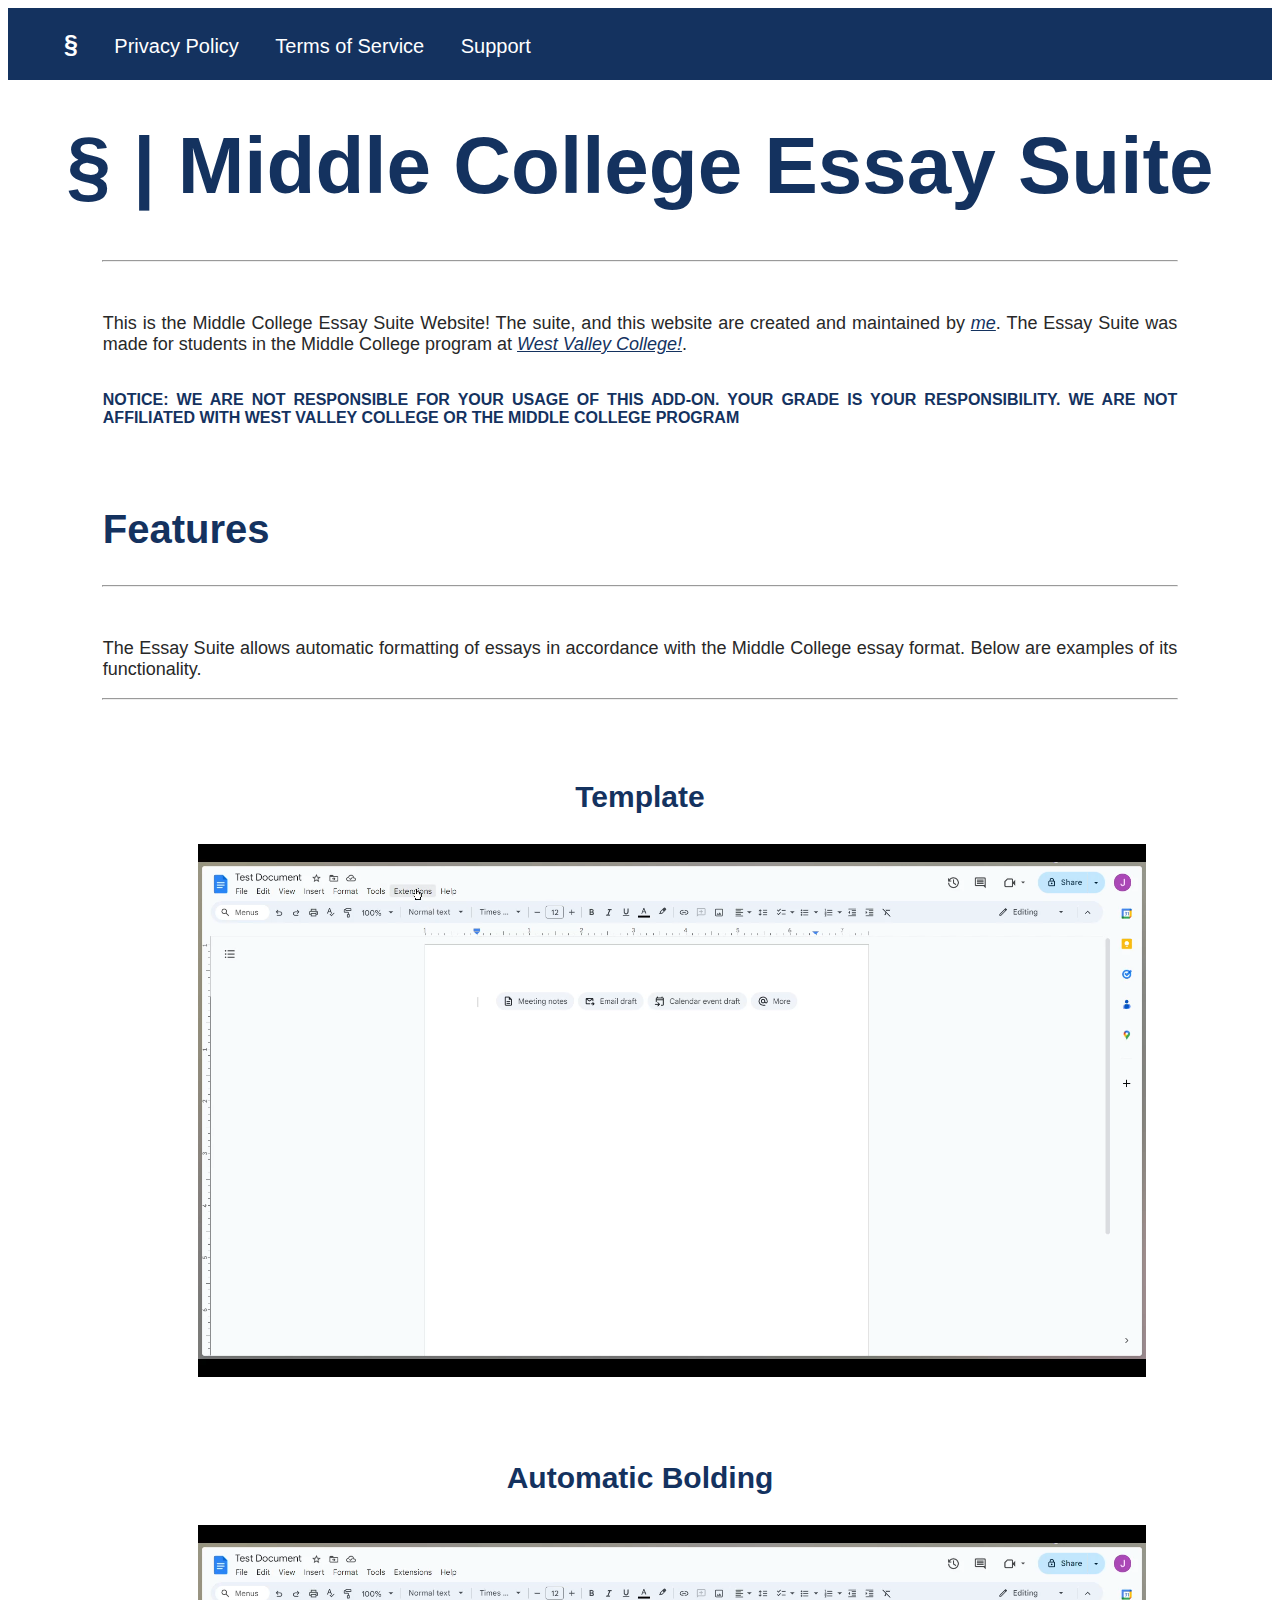
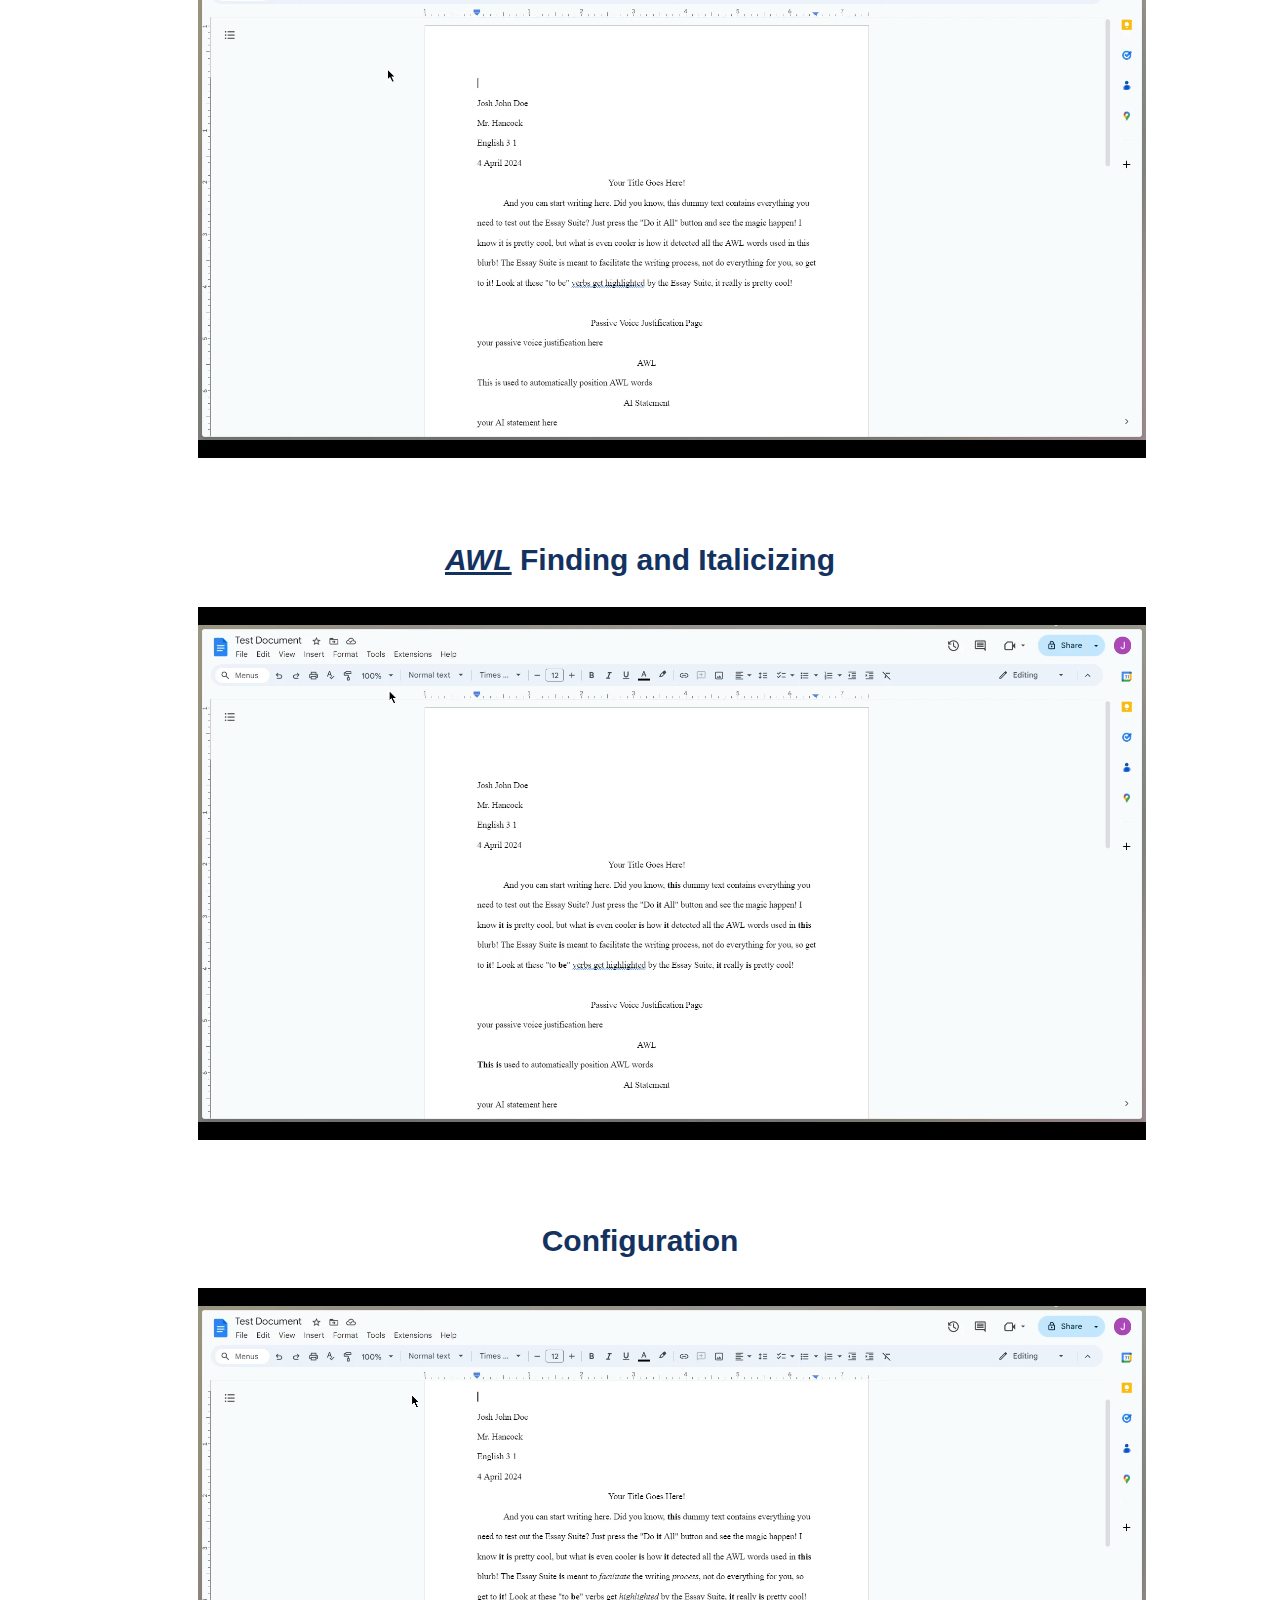
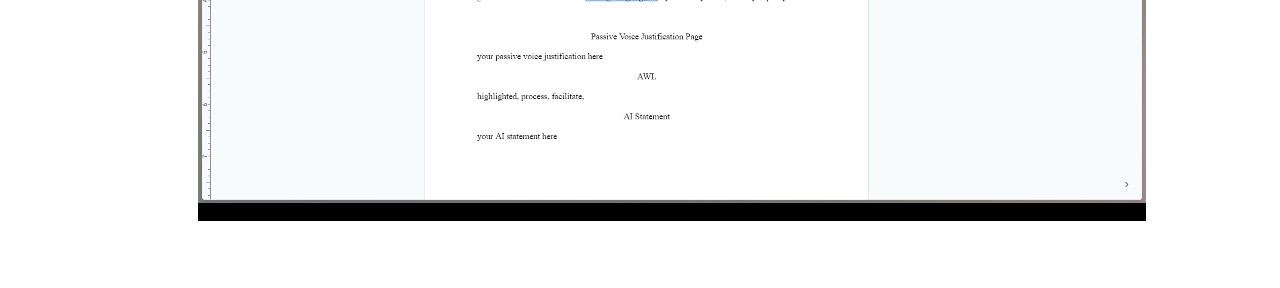
<file: index.html>
<!DOCTYPE html>
<html>
    <head>
        <meta charset="utf-8">
        <meta name="viewport" content="width=device-width">
        <title>Middle College Essay Suite</title>
        <link rel="stylesheet" href="styles/stylesheet.css">
        <!-- FONT -->
        <link rel="preconnect" href="https://fonts.googleapis.com">
        <link rel="preconnect" href="https://fonts.gstatic.com" crossorigin>
        <link rel="preload" as="style" href="https://fonts.googleapis.com/css2?family=Noto+Sans:ital,wght@0,100..900;1,100..900&display=swap">
        <meta name="google-site-verification" content="Ukgq0tEwwV0TJs38P4aOlh50EpbUwvrrSMarniE2OXU" />
    </head>
    <div class="container">
        <div class="topbar">
            <nav>
                <ul>
                    <li><a id="home" href="index.html"><strong>§</strong></a></li>
                    <li><a href="privacy.html">Privacy Policy</a></li>
                    <li><a href="terms.html">Terms of Service</a></li>
                    <li><a href="support.html" id="support">Support</a></li>
                </ul>
            </nav>
        </div>
        <div class="content">
            <h1><strong>§</strong> | Middle College Essay Suite</h1>
            <hr/>
            <div class="text-bodies">
                <p>
                    This is the Middle College Essay Suite Website!
                    The suite, and this website are created and maintained by <a href="about-us.html">me</a>.
                    The Essay Suite was made for
                    students in the Middle College program at 
                    <a href="https://westvalley.edu">West Valley College!</a>.
                </p>
                <br>
                <b>NOTICE: WE ARE NOT RESPONSIBLE FOR YOUR USAGE OF THIS ADD-ON. YOUR GRADE IS YOUR RESPONSIBILITY.
                    WE ARE NOT AFFILIATED WITH WEST VALLEY COLLEGE OR THE MIDDLE COLLEGE PROGRAM
                </b>
            </div>
            <h2>Features</h2>
            <hr/>
            <div class="text-bodies">
                <p>
                    The Essay Suite allows automatic formatting of essays in accordance
                    with the Middle College essay format. Below are examples of its
                    functionality.
                </p>
            </div>
            <hr/>
            <h3>Template</h3>
            <video autoplay muted loop>
                <source src="images/template.mp4" type="video/mp4">
                Sorry! We're having trouble loading the videos in your browser
            </video> 
            <h3>Automatic Bolding</h3>
            <video autoplay muted loop>
                <source src="images/bold.mp4" type="video/mp4">
                Sorry! We're having trouble loading the videos in your browser
            </video> 
            <h3><a href="https://docs.google.com/document/d/1SABkbgqy4uvS1G0mb83kq7saGuVKKqVhJnZaH0wjQJM/edit?usp=sharing">AWL</a> Finding and Italicizing</h3>
            <video autoplay muted loop>
                <source src="images/awl.mp4" type="video/mp4">
                Sorry! We're having trouble loading the videos in your browser
            </video>
            <h3>Configuration</h3>
            <video autoplay muted loop>
                <source src="images/config.mp4" type="video/mp4">
                Sorry! We're having trouble loading the videos in your browser
            </video> 
        </div>
    </div>
</html>
</file>
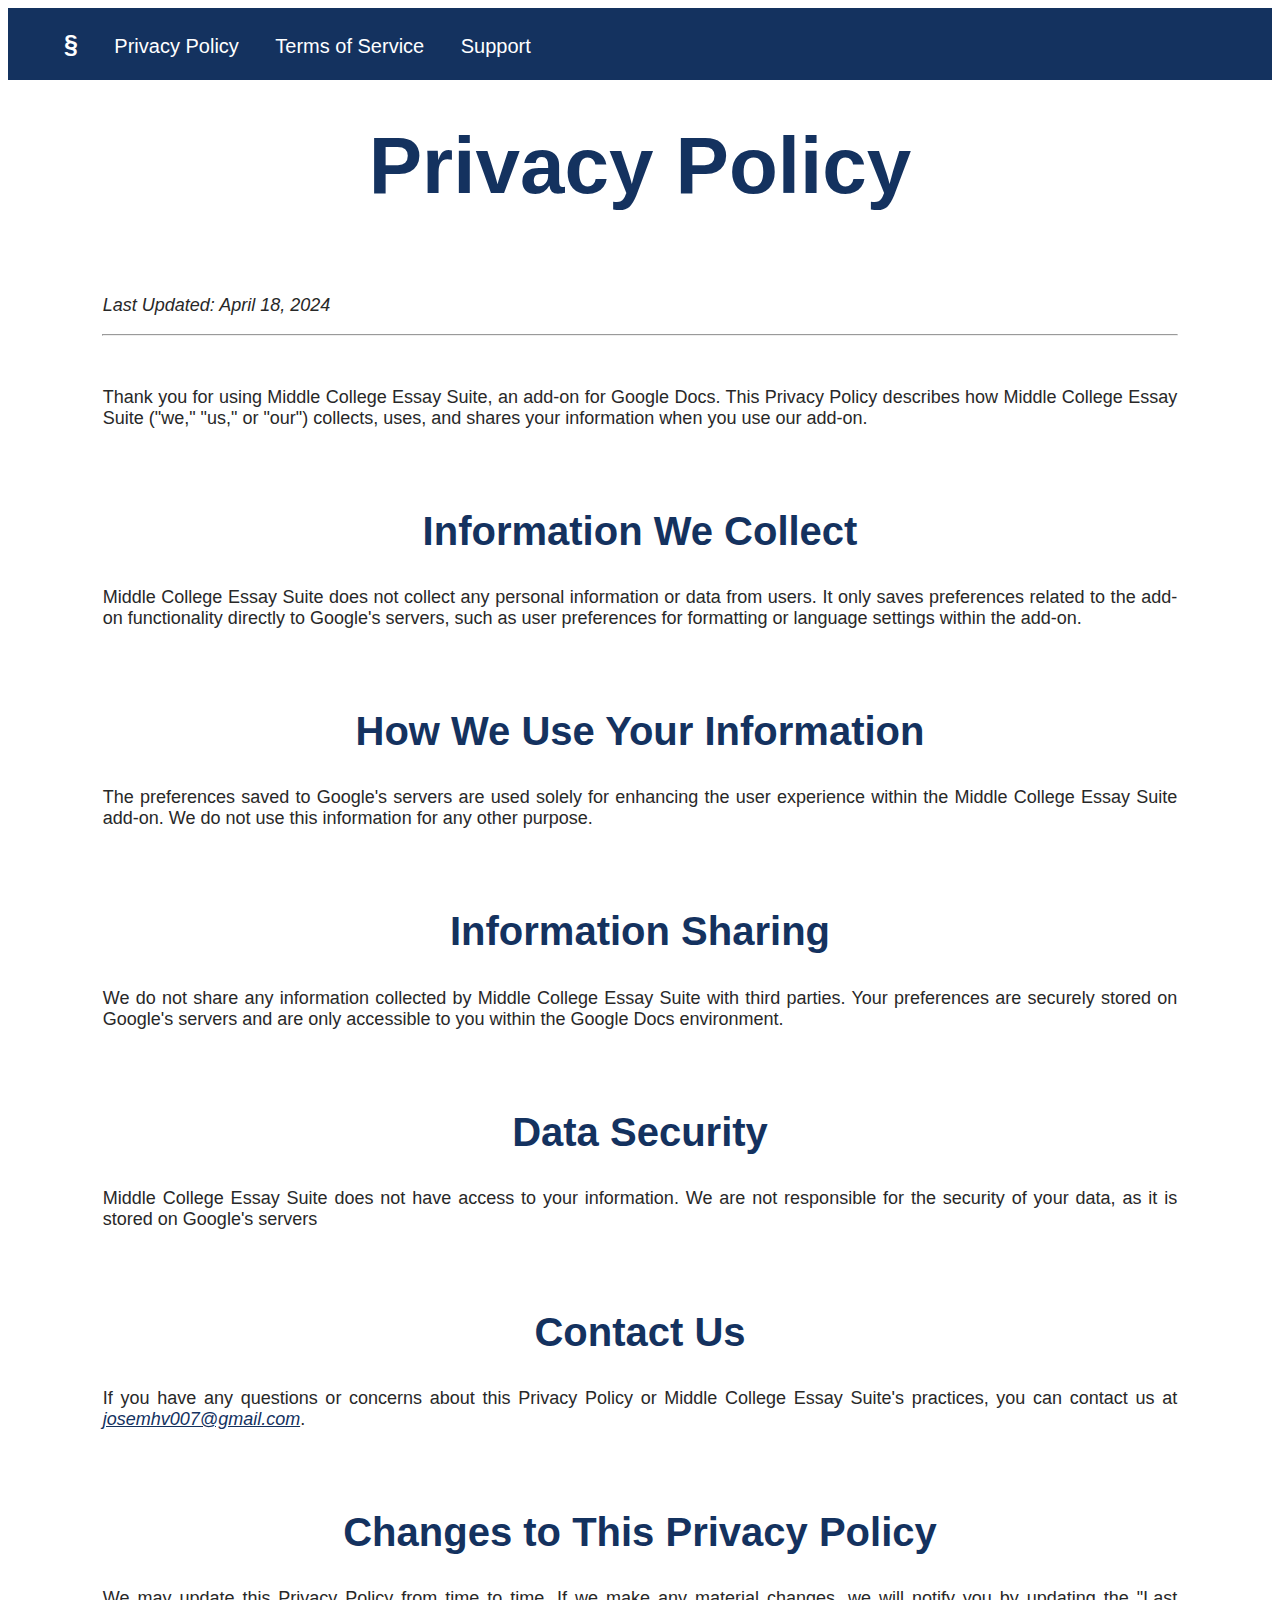
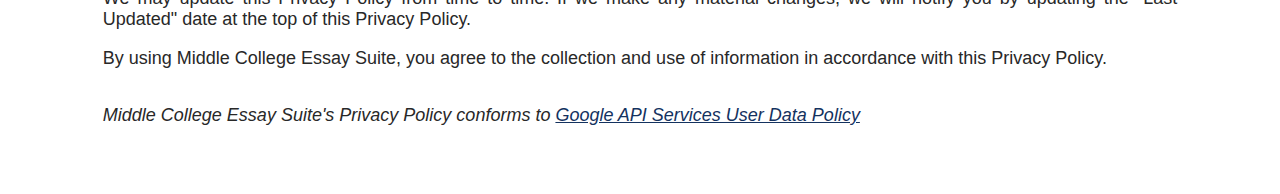
<file: privacy.html>
<!DOCTYPE html>
<html>
    <head>
        <meta charset="utf-8">
        <meta name="viewport" content="width=device-width">
        <title>Middle College Essay Suite</title>
        <link rel="stylesheet" href="styles/stylesheet.css">
        <!-- FONT -->
        <link rel="preconnect" href="https://fonts.googleapis.com">
        <link rel="preconnect" href="https://fonts.gstatic.com" crossorigin>
        <link rel="preload" as="style" href="https://fonts.googleapis.com/css2?family=Noto+Sans:ital,wght@0,100..900;1,100..900&display=swap">
        <meta name="google-site-verification" content="Ukgq0tEwwV0TJs38P4aOlh50EpbUwvrrSMarniE2OXU" />
    </head>
    <div class="container">
        <div class="topbar">
            <nav>
                <ul>
                    <li><a id="home" href="index.html"><strong>§</strong></a></li>
                    <li><a href="privacy.html">Privacy Policy</a></li>
                    <li><a href="terms.html">Terms of Service</a></li>
                    <li><a href="support.html" id="support">Support</a></li>
                </ul>
            </nav>
        </div>
        <div class="content">
            <h1>Privacy Policy</h1>
            <div class="text-bodies">
                <p><em>Last Updated: April 18, 2024</em></p>
            </div>
            <hr/>
            <div class="text-bodies">
                <p>Thank you for using Middle College Essay Suite, an add-on for Google Docs. This Privacy Policy describes how Middle College Essay Suite ("we," "us," or "our") collects, uses, and shares your information when you use our add-on.</p>
                
                <h2>Information We Collect</h2>
                <p>Middle College Essay Suite does not collect any personal information or data from users. It only saves preferences related to the add-on functionality directly to Google's servers, such as user preferences for formatting or language settings within the add-on.</p>
                
                <h2>How We Use Your Information</h2>
                <p>The preferences saved to Google's servers are used solely for enhancing the user experience within the Middle College Essay Suite add-on. We do not use this information for any other purpose.</p>
                
                <h2>Information Sharing</h2>
                <p>We do not share any information collected by Middle College Essay Suite with third parties. Your preferences are securely stored on Google's servers and are only accessible to you within the Google Docs environment.</p>
                
                <h2>Data Security</h2>
                <p>Middle College Essay Suite does not have access to your information. We are not responsible for the security of your data, as it is stored on Google's servers</p>
                
                <h2>Contact Us</h2>
                <p>If you have any questions or concerns about this Privacy Policy or Middle College Essay Suite's practices, you can contact us at <a href="mailto:josemhv007@gmail.com">josemhv007@gmail.com</a>.</p>
                
                <h2>Changes to This Privacy Policy</h2>
                <p>We may update this Privacy Policy from time to time. If we make any material changes, we will notify you by updating the "Last Updated" date at the top of this Privacy Policy.</p>
                
                <p>By using Middle College Essay Suite, you agree to the collection and use of information in accordance with this Privacy Policy.</p>

                <br>
                <i>Middle College Essay Suite's Privacy Policy conforms to <a href="https://developers.google.com/terms/api-services-user-data-policy#additional_requirements_for_specific_api_scopes">Google API Services User Data Policy</a></i>
            </div>
        </div>
    </div>
</html>
</file>
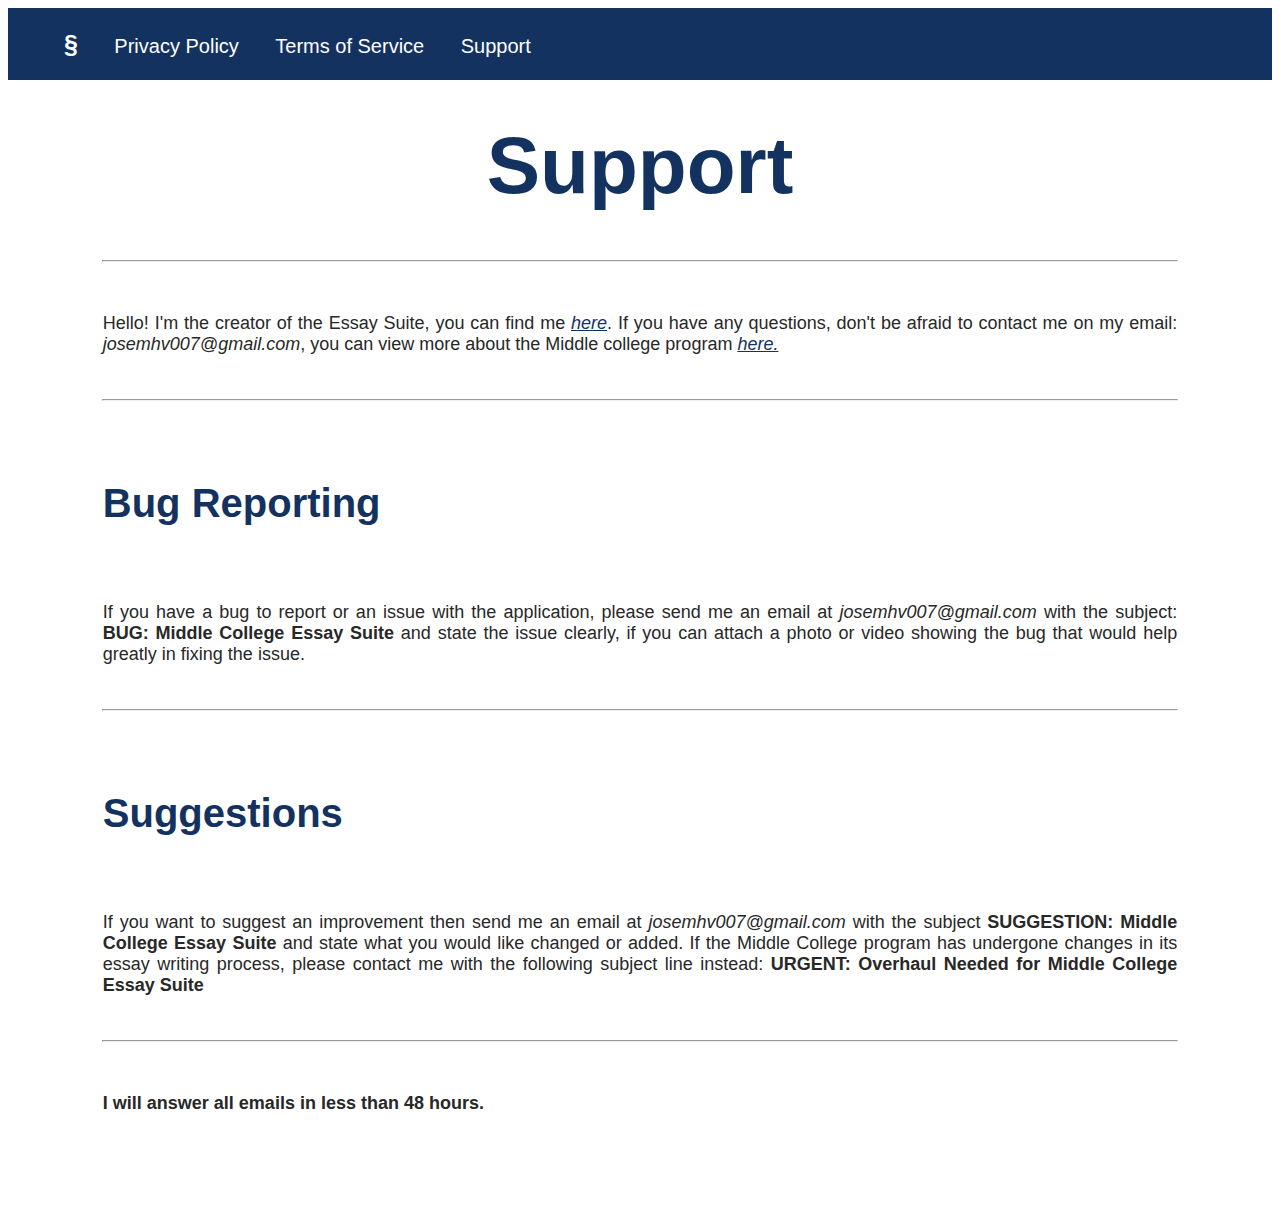
<file: support.html>
<!DOCTYPE html>
<html>
    <head>
        <meta charset="utf-8">
        <meta name="viewport" content="width=device-width">
        <title>Middle College Essay Suite</title>
        <link rel="stylesheet" href="styles/stylesheet.css">
        <!-- FONT -->
        <link rel="preconnect" href="https://fonts.googleapis.com">
        <link rel="preconnect" href="https://fonts.gstatic.com" crossorigin>
        <link rel="preload" as="style" href="https://fonts.googleapis.com/css2?family=Noto+Sans:ital,wght@0,100..900;1,100..900&display=swap">
        <meta name="google-site-verification" content="Ukgq0tEwwV0TJs38P4aOlh50EpbUwvrrSMarniE2OXU" />
    </head>
    <div class="container">
        <div class="topbar">
            <nav>
                <ul>
                    <li><a id="home" href="index.html"><strong>§</strong></a></li>
                    <li><a href="privacy.html">Privacy Policy</a></li>
                    <li><a href="terms.html">Terms of Service</a></li>
                    <li><a href="support.html" id="support">Support</a></li>
                </ul>
            </nav>
        </div>
        <div class="content">
            <h1>Support</h1>
            <hr/>
            <div class="text-bodies">
                <p>
                    Hello! I'm the creator of the Essay Suite, you can find me <a href="https://github.com/PsiPi-Codes">here</a>.
                    If you have any questions, don't be afraid to contact me on my email: <i>josemhv007@gmail.com</i>, you can view more about the Middle college program <a href="https://www.westvalley.edu/middle-college/">here.</a>
                </p>
                <br>
            </div>

            <hr>

            <h2>Bug Reporting</h2>
            <div class="text-bodies">
                <p>
                    If you have a bug to report or an issue with the application, please send me an email at <i>josemhv007@gmail.com</i> with the subject: <b>BUG: Middle College Essay Suite</b> and state the issue clearly, if you can attach a photo or video showing the bug that would help greatly in fixing the issue.
                </p>
                <br>
            </div>

            <hr>

            <h2>Suggestions</h2>
            <div class="text-bodies">
                <p>
                    If you want to suggest an improvement then send me an email at <i>josemhv007@gmail.com</i> with the subject <b>SUGGESTION: Middle College Essay Suite</b> and state what you would like changed or added. If the Middle College program has undergone changes in its essay writing process, please contact me with the following subject line instead: <b>URGENT: Overhaul Needed for Middle College Essay Suite</b>
                </p>
                <br>
            </div>

            <hr>

            <div class="text-bodies">
                <p>
                    <b>I will answer all emails in less than 48 hours.</b>
                </p>
                <br>
            </div>
        </div>
    </div>
</html>
</file>
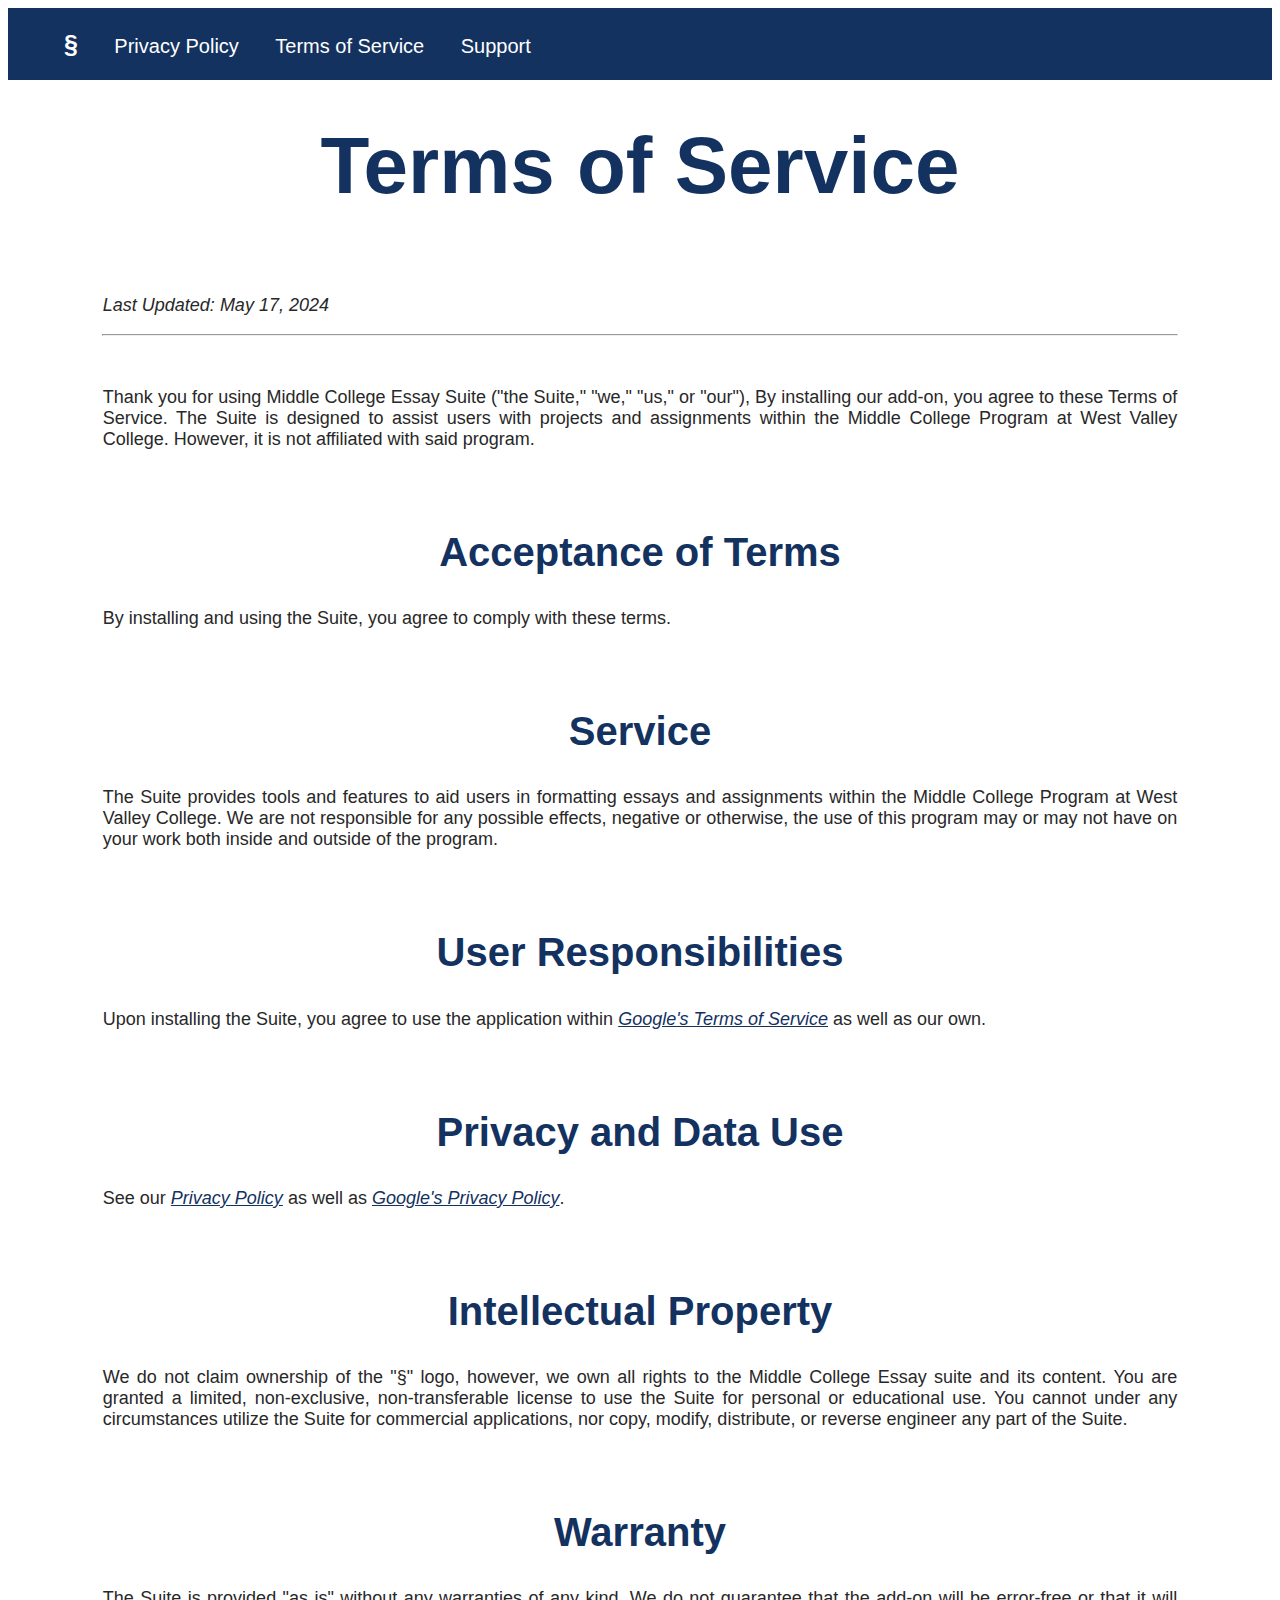
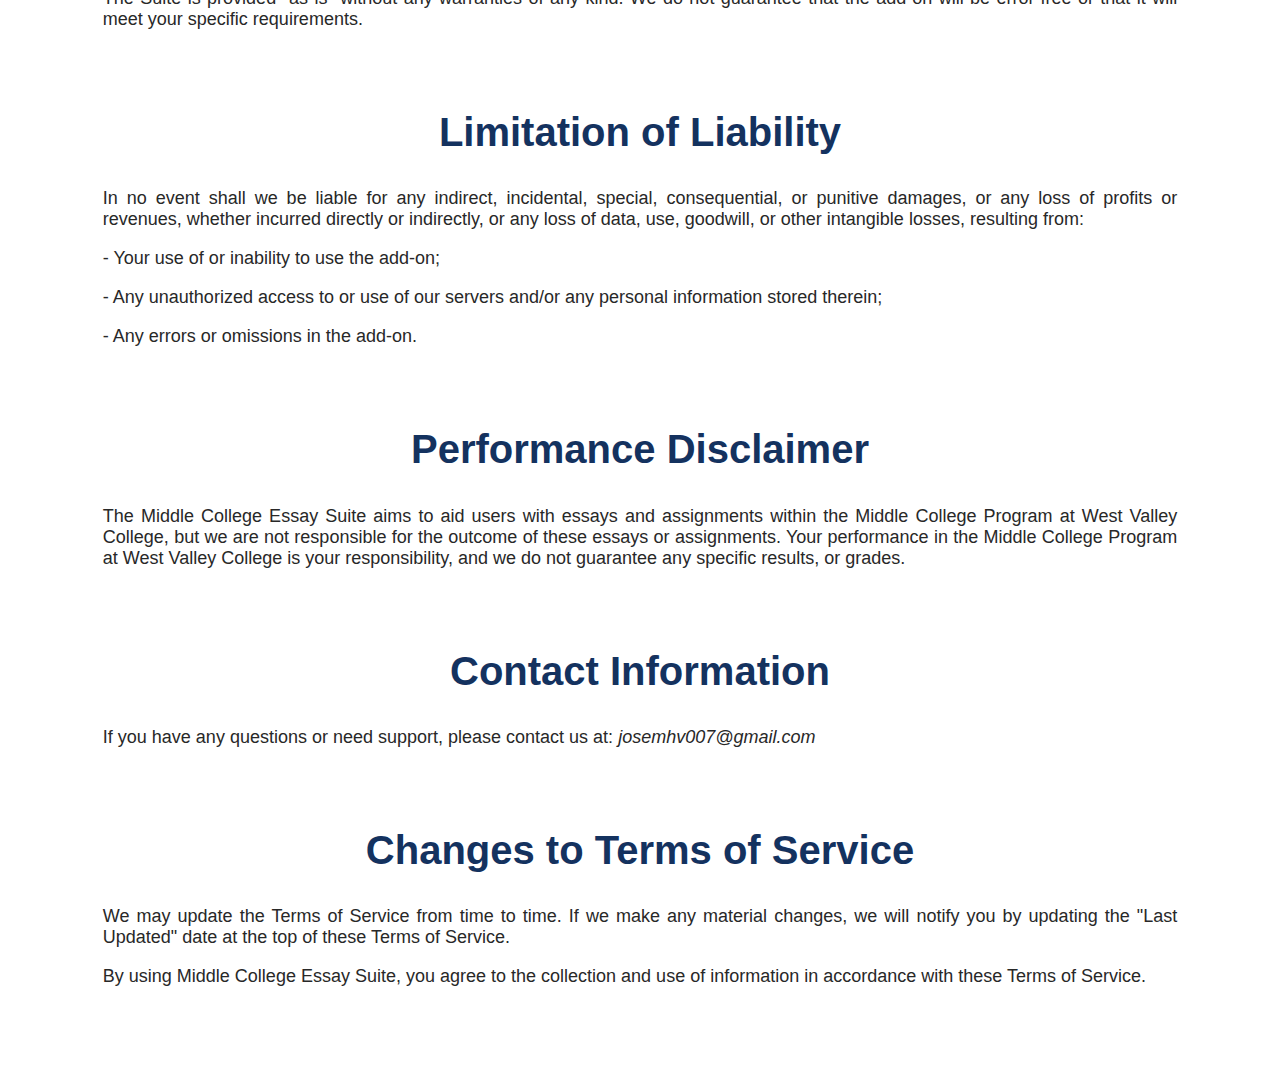
<file: terms.html>
<!DOCTYPE html>
<html>
    <head>
        <meta charset="utf-8">
        <meta name="viewport" content="width=device-width">
        <title>Middle College Essay Suite</title>
        <link rel="stylesheet" href="styles/stylesheet.css">
        <!-- FONT -->
        <link rel="preconnect" href="https://fonts.googleapis.com">
        <link rel="preconnect" href="https://fonts.gstatic.com" crossorigin>
        <link rel="preload" as="style" href="https://fonts.googleapis.com/css2?family=Noto+Sans:ital,wght@0,100..900;1,100..900&display=swap">
        <meta name="google-site-verification" content="Ukgq0tEwwV0TJs38P4aOlh50EpbUwvrrSMarniE2OXU" />
    </head>
    <div class="container">
        <div class="topbar">
            <nav>
                <ul>
                    <li><a id="home" href="index.html"><strong>§</strong></a></li>
                    <li><a href="privacy.html">Privacy Policy</a></li>
                    <li><a href="terms.html">Terms of Service</a></li>
                    <li><a href="support.html" id="support">Support</a></li>
                </ul>
            </nav>
        </div>
        <div class="content">
            <h1>Terms of Service</h1>
            <div class="text-bodies">
                <p><em>Last Updated: May 17, 2024</em></p>
            </div>
            <hr/>
            <div class="text-bodies">
                <p>Thank you for using Middle College Essay Suite ("the Suite," "we," "us," or "our"), By installing our add-on, you agree to these Terms of Service. The Suite is designed to assist users with projects and assignments within the Middle College Program at West Valley College. However, it is not affiliated with said program.</p>
                
                <h2>Acceptance of Terms</h2>
                <p>By installing and using the Suite, you agree to comply with these terms.</p>
                
                <h2>Service</h2>
                <p>The Suite provides tools and features to aid users in formatting essays and assignments within the Middle College Program at West Valley College. We are not responsible for any possible effects, negative or otherwise, the use of this program may or may not have on your work both inside and outside of the program.</p>
                
                <h2>User Responsibilities</h2>
                <p>Upon installing the Suite, you agree to use the application within <a href="https://policies.google.com/terms?hl=en">Google's Terms of Service</a> as well as our own.</p>
                
                <h2>Privacy and Data Use</h2>
                <p>See our <a href="privacy.html">Privacy Policy</a> as well as <a href="https://policies.google.com/privacy?hl=en">Google's Privacy Policy</a>.</p>
                
                <h2>Intellectual Property</h2>
                <p>We do not claim ownership of the "§" logo, however, we own all rights to the Middle College Essay suite and its content. You are granted a limited, non-exclusive, non-transferable license to use the Suite for personal or educational use. You cannot under any circumstances utilize the Suite for commercial applications, nor copy, modify, distribute, or reverse engineer any part of the Suite.</p>
                
                <h2>Warranty</h2>
                <p>The Suite is provided "as is" without any warranties of any kind. We do not guarantee that the add-on will be error-free or that it will meet your specific requirements.</p>

                <h2>Limitation of Liability</h2>
                <p>In no event shall we be liable for any indirect, incidental, special, consequential, or punitive damages, or any loss of profits or revenues, whether incurred directly or indirectly, or any loss of data, use, goodwill, or other intangible losses, resulting from:</p>
                    <p>- Your use of or inability to use the add-on;</p>
                    <p>- Any unauthorized access to or use of our servers and/or any personal information stored therein;</p>
                    <p>- Any errors or omissions in the add-on.</p>
                
                <h2>Performance Disclaimer</h2>
                <p>The Middle College Essay Suite aims to aid users with essays and assignments within the Middle College Program at West Valley College, but we are not responsible for the outcome of these essays or assignments. Your performance in the Middle College Program at West Valley College is your responsibility, and we do not guarantee any specific results, or grades.</p>

                <h2>Contact Information</h2>
                <p>If you have any questions or need support, please contact us at: <i>josemhv007@gmail.com</i></p>

                <h2>Changes to Terms of Service</h2>
                <p>We may update the Terms of Service from time to time. If we make any material changes, we will notify you by updating the "Last Updated" date at the top of these Terms of Service.</p>
                
                <p>By using Middle College Essay Suite, you agree to the collection and use of information in accordance with these Terms of Service.</p>

                <br>
        </div>
    </div>
</html>
</file>
<file: styles/stylesheet.css>
/** GLOBAL STYLING */
    /** GENERAL STYLING */
    * {
        font-family: "Noto Sans", sans-serif;
    }

    .container {
        flex: 1;
        margin: auto;
        height: 100vh;
        width: 100%;
        background-size: cover;
        background-color: white;
    }
    /** GENERAL STYLING */

    /** TOPBAR STYLING */
    .topbar {
        background-color: rgb(20, 50, 95);
        width: 100%;
        height: 8vh;
        margin: auto;
        display: flex;
        align-items: center;
    }
    .topbar ul li {
        align-self: center;
        display: inline-block;
    }
    .topbar ul li a {
        text-align: center;
        color: white;
        font-size: 20px;
        text-decoration: none;
        display: block;
        padding: 16px;
        height: 100%;
    }
    .topbar ul li a:hover, .topbar ul li a a:active {
        color: rgb(20, 50, 95);
        background-color: rgb(246, 246, 246);
    }
    .topbar #home {
        color: white;
        font-size: 25px;
        cursor: pointer;
    }
    .topbar #home:hover, .topbar #home:active {
        color: white;
        background-color: rgb(20, 50, 95);
    }
    /** TOPBAR STYLING */
    /** INDEX STYLING */
    .content hr {
        width: 85%;
    }
    .content {
        color: rgb(20, 50, 95);
        padding-bottom: 5%;
    }
    .content h1 {
        font-size: 80px;
        text-align: center;
        margin: auto;
        padding: 40px;
    }
    .content .text-bodies {
        margin-bottom: 5px;
        margin-left: 7.5%;
        margin-right: 7.5%;
        padding-top: 25px;
        text-align: justify;
    }
    .content p, .content i {
        font-size: 18px;
        text-wrap: wrap;
        color: rgb(40, 40, 40);
    }
    .content a {
        font-style: italic;
        color: rgb(20, 50, 95);
    }
    .content a:hover {
        color: rgb(0, 56, 147);
    }
    .content h2 {
        margin-top: 80px;
        font-size: 40px;
        text-align: left;
        padding: 0 7.5%;
    }
    .content h3 {
        margin-top: 80px;
        font-size: 30px;
        text-align: center;
        padding: 0 7.5%;
    }
    .content #contribution {
        padding-top: 250px;
    }
    .content video {
        margin-left: 15%;
        width: 75%;
    }
    .text-bodies h2 {
        text-align: center;
    }
/** INDEX STYLING */
/** GLOBAL STYLING */
</file>
